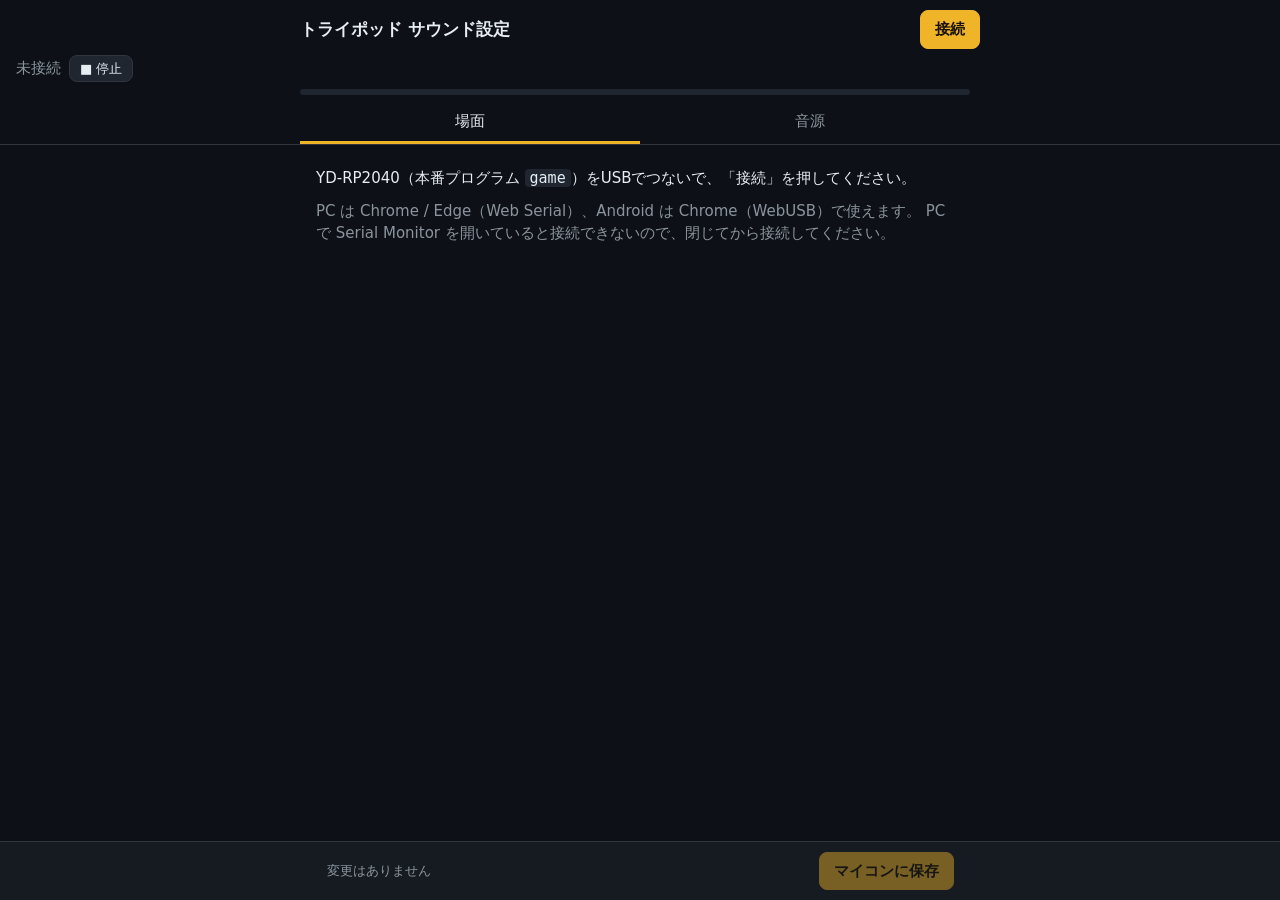
<file: web/index.html>
<!doctype html>
<html lang="ja">
<head>
  <meta charset="utf-8">
  <meta name="viewport" content="width=device-width, initial-scale=1, viewport-fit=cover">
  <title>トライポッド サウンド設定</title>
  <meta name="theme-color" content="#0d1117">
  <link rel="manifest" href="manifest.webmanifest">
  <link rel="icon" href="icons/icon-192.png">
  <link rel="apple-touch-icon" href="icons/icon-192.png">
  <link rel="stylesheet" href="css/style.css">
</head>
<body>
  <header>
    <div class="row">
      <h1>トライポッド サウンド設定</h1>
      <button id="connect" class="primary">接続</button>
    </div>
    <div class="row status">
      <span id="link-status" class="dim">未接続</span>
      <span id="scene" class="scene" hidden></span>
      <button id="stop" class="small" hidden title="試聴をやめる">■ 停止</button>
    </div>
    <div id="storage" class="storage" hidden>
      <div class="bar"><div id="storage-used"></div></div>
      <span id="storage-text" class="dim"></span>
    </div>
    <nav class="tabs" hidden>
      <button data-tab="scenes" class="active">場面</button>
      <button data-tab="sounds">音源</button>
    </nav>
  </header>

  <main>
    <section id="intro" class="intro">
      <p>YD-RP2040（本番プログラム <code>game</code>）をUSBでつないで、「接続」を押してください。</p>
      <p class="dim">PC は Chrome / Edge（Web Serial）、Android は Chrome（WebUSB）で使えます。
        PC で Serial Monitor を開いていると接続できないので、閉じてから接続してください。</p>
      <p id="unsupported" class="warn" hidden>このブラウザは USB シリアルに対応していません。Chrome か Edge を使ってください。</p>
    </section>

    <section id="tab-scenes" hidden>
      <p class="dim hint">場面ごとに鳴らす音を選びます。候補を2つ以上入れると、鳴るたびにランダムに選びます（前回と同じものは避けます）。</p>
      <div id="slot-list"></div>
    </section>

    <section id="tab-sounds" hidden>
      <div id="drop" class="drop">
        <p>音のファイル（MP3・WAV など）をここにドラッグ＆ドロップ</p>
        <div class="row center">
          <label class="button">ファイルを選ぶ<input id="pick-files" type="file" accept=".mp3,.wav,.m4a,.aac,.ogg,.oga,.opus,.flac,audio/*" multiple hidden></label>
          <label class="button">フォルダごと選ぶ<input id="pick-dir" type="file" webkitdirectory multiple hidden></label>
        </div>
        <p class="dim">30秒以下のものは WAV に変換して送ります（どの場面でも使えます）。それより長い MP3 はそのまま送り、BGM の場面だけで使えます。マイコンは MP3 を同時に1つしか鳴らせないためです。</p>
        <p class="dim">転送中はマイコンの音が止まります。同じ名前のファイルは上書きします。</p>
      </div>
      <div id="upload-list"></div>
      <h2>マイコンに入っている音源</h2>
      <div id="file-list"></div>
    </section>
  </main>

  <footer id="save-bar" hidden>
    <span id="save-msg" class="dim">変更はありません</span>
    <button id="save" class="primary" disabled>マイコンに保存</button>
  </footer>

  <div id="toast" class="toast" hidden></div>

  <script type="module" src="js/app.js"></script>
</body>
</html>
</file>
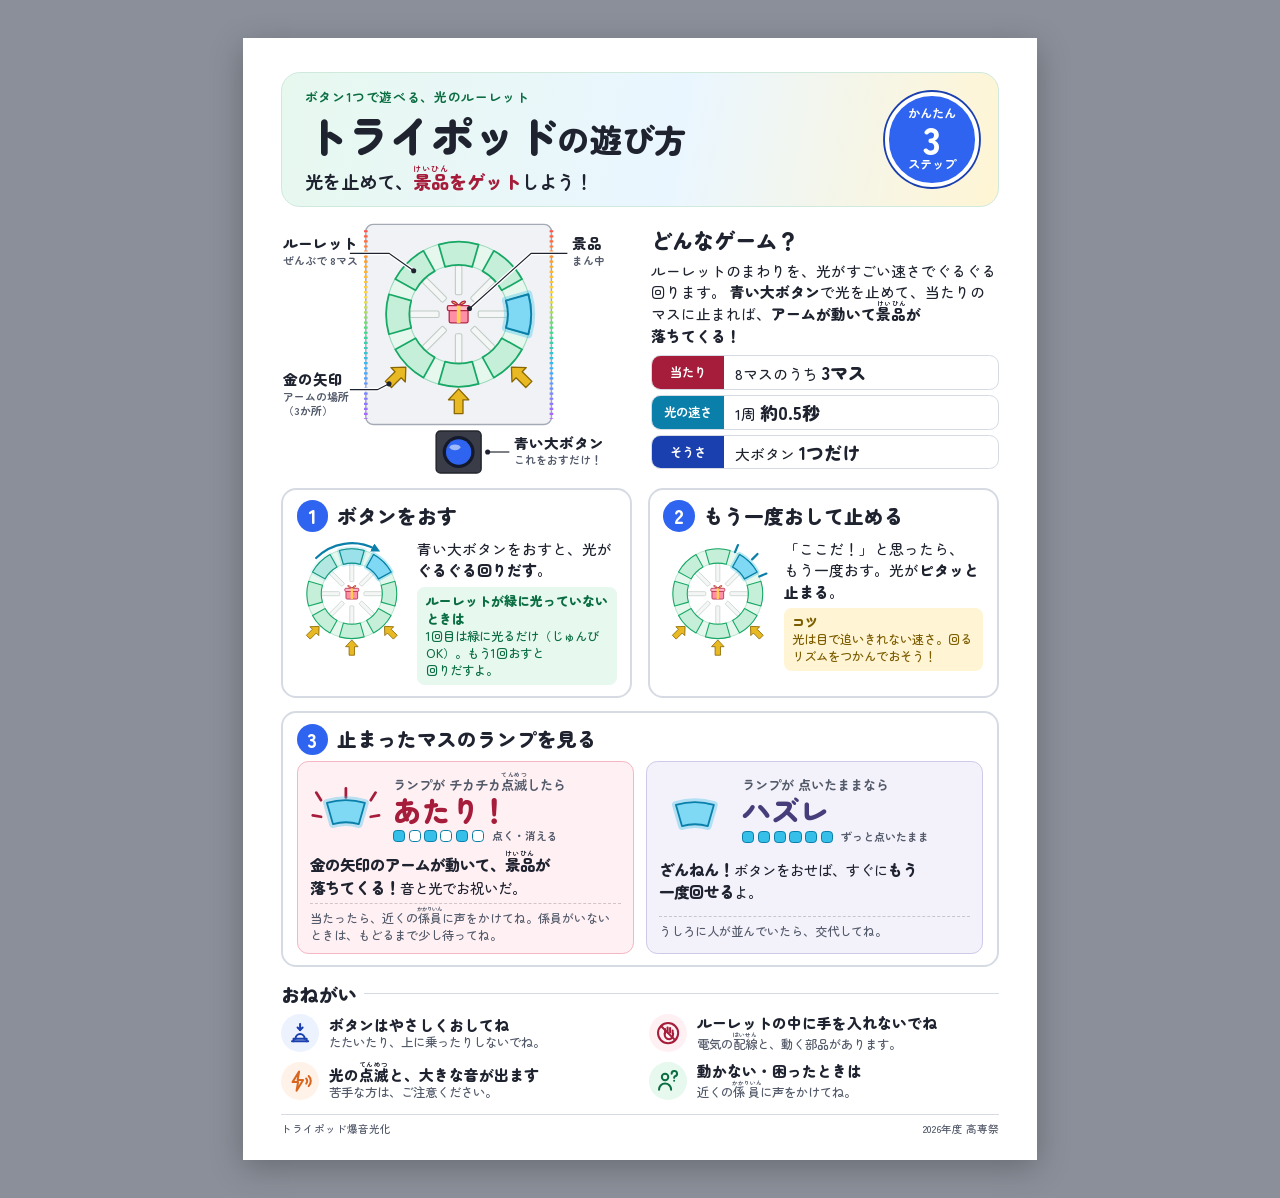
<file: 遊び方/遊び方_A4.html>
<!doctype html>
<html lang="ja">
<head>
<meta charset="utf-8">
<meta name="viewport" content="width=device-width, initial-scale=1">
<title>トライポッドの遊び方</title>
<!--
  来場者向けの遊び方シート（A4 縦 1 枚）。筐体の近くに置く。
  印刷用の PDF は 遊び方_A4.pdf。この HTML を直したら PDF も作り直す：
  Chrome / Edge で開いて印刷 → 送信先「PDF に保存」、用紙 A4、余白「なし」、「背景のグラフィック」にチェック。
-->
<link rel="preconnect" href="https://fonts.googleapis.com">
<link rel="preconnect" href="https://fonts.gstatic.com" crossorigin>
<link href="https://fonts.googleapis.com/css2?family=Zen+Maru+Gothic:wght@500;700;900&display=swap" rel="stylesheet">
<style>
  @page { size: A4; margin: 0; }

  :root {
    --ink: #1f2330;
    --muted: #535a6a;
    --line: #d6dbe3;
    --paper: #ffffff;
    --green: #17a865;
    --green-deep: #0b6e42;
    --green-tint: #e7f8ef;
    --cyan: #36bfe9;
    --cyan-deep: #0a7fa9;
    --gold: #e8b923;
    --gold-deep: #7d5d00;
    --gold-tint: #fff5d4;
    --blue: #2e64f0;
    --blue-deep: #1a3fae;
    --blue-tint: #edf2ff;
    --hit: #e2405e;
    --hit-deep: #a51d3a;
    --hit-tint: #fff0f3;
    --miss: #6f66a3;
    --miss-deep: #463e7a;
    --miss-tint: #f3f1fa;
    --warn: #d9661f;
    --warn-tint: #fff2e8;
  }

  * { box-sizing: border-box; margin: 0; padding: 0; }

  html { background: #8a8f99; }
  body {
    background: #8a8f99;
    color: var(--ink);
    font-family: "Zen Maru Gothic", "Hiragino Maru Gothic ProN", "BIZ UDPGothic", "Meiryo", sans-serif;
    font-weight: 500;
    line-height: 1.45;
    font-feature-settings: "palt" 1;
    word-break: auto-phrase;
    -webkit-print-color-adjust: exact;
    print-color-adjust: exact;
  }

  .sheet {
    width: 210mm;
    height: 297mm;
    margin: 10mm auto;
    padding: 9mm 10mm 7mm;
    background: var(--paper);
    box-shadow: 0 2mm 8mm rgba(0, 0, 0, .25);
    display: flex;
    flex-direction: column;
    gap: 3.4mm;
    overflow: hidden;
  }

  @media print {
    html, body { background: var(--paper); }
    .sheet { margin: 0; box-shadow: none; }
  }

  ruby rt { font-size: .45em; font-weight: 700; letter-spacing: 0; }
  b { font-weight: 900; }

  /* ---- 見出し ---- */
  .hero {
    display: flex;
    align-items: center;
    justify-content: space-between;
    gap: 6mm;
    padding: 3mm 5mm 3mm 6mm;
    border-radius: 5mm;
    background: linear-gradient(100deg, var(--green-tint) 0%, #eaf6ff 55%, var(--gold-tint) 100%);
    border: .5mm solid #cfe9dc;
  }
  .eyebrow {
    display: inline-block;
    font-size: 3.4mm;
    font-weight: 700;
    color: var(--green-deep);
    letter-spacing: .05em;
  }
  h1 {
    font-size: 11.5mm;
    font-weight: 900;
    line-height: 1.15;
    letter-spacing: -.02em;
    margin: .6mm 0 1.2mm;
  }
  h1 .sub { font-size: 8.6mm; }
  .lead { font-size: 4.8mm; font-weight: 700; }
  .lead b { color: var(--hit-deep); }
  .badge {
    flex: none;
    width: 25mm;
    height: 25mm;
    border-radius: 50%;
    background: var(--blue);
    color: #fff;
    display: flex;
    flex-direction: column;
    align-items: center;
    justify-content: center;
    line-height: 1.05;
    border: 1.2mm solid #fff;
    box-shadow: 0 0 0 .5mm var(--blue-deep);
  }
  .badge span { font-size: 3.3mm; font-weight: 700; }
  .badge b { font-size: 10mm; line-height: 1; }

  /* ---- どんなゲーム？ ---- */
  .overview {
    display: grid;
    grid-template-columns: 94mm 1fr;
    gap: 4mm;
    align-items: center;
  }
  .machine { width: 94mm; height: auto; display: block; }
  .about h2 {
    font-size: 5.6mm;
    font-weight: 900;
    margin-bottom: 1.2mm;
  }
  .about p { font-size: 3.9mm; margin-bottom: 2.4mm; }
  .facts { display: grid; gap: 1.5mm; }
  .facts div {
    display: grid;
    grid-template-columns: 19mm 1fr;
    align-items: center;
    border: .4mm solid var(--line);
    border-radius: 2.5mm;
    overflow: hidden;
  }
  .facts dt {
    align-self: stretch;
    display: flex;
    align-items: center;
    justify-content: center;
    background: var(--ink);
    color: #fff;
    font-size: 3.3mm;
    font-weight: 700;
    padding: 1.2mm 0;
  }
  .facts dd { font-size: 3.9mm; padding: .8mm 3mm; }
  .facts dd b { font-size: 4.8mm; }
  .facts .f-hit dt { background: var(--hit-deep); }
  .facts .f-speed dt { background: var(--cyan-deep); }
  .facts .f-btn dt { background: var(--blue-deep); }

  /* ---- ステップ ---- */
  .steps { display: grid; grid-template-columns: 1fr 1fr; gap: 4mm; }
  .step, .result {
    border: .6mm solid var(--line);
    border-radius: 4mm;
    padding: 2.8mm 3.6mm 3mm;
  }
  .step-head, .result-head {
    display: flex;
    align-items: center;
    gap: 2.4mm;
    margin-bottom: 1.6mm;
  }
  .num {
    flex: none;
    width: 8.4mm;
    height: 8.4mm;
    border-radius: 50%;
    background: var(--blue);
    color: #fff;
    font-size: 5.2mm;
    font-weight: 900;
    display: flex;
    align-items: center;
    justify-content: center;
    line-height: 1;
  }
  .step h3, .result h3 { font-size: 5.2mm; font-weight: 900; line-height: 1.25; }
  .step-body { display: grid; grid-template-columns: 29mm 1fr; gap: 3mm; align-items: start; }
  .mini { width: 29mm; height: auto; display: block; }
  .step-body p { font-size: 3.9mm; }
  .step-body p + p { margin-top: 1.6mm; }
  .note {
    font-size: 3.3mm !important;
    line-height: 1.4;
    border-radius: 2mm;
    padding: 1.3mm 2.2mm;
  }
  .note b { display: block; font-size: 3.4mm; }
  .note-green { background: var(--green-tint); color: var(--green-deep); }
  .note-gold { background: var(--gold-tint); color: var(--gold-deep); }

  /* ---- 結果 ---- */
  .result-grid { display: grid; grid-template-columns: 1fr 1fr; gap: 3mm; }
  .res {
    border-radius: 3mm;
    padding: 2.2mm 3.2mm 2.4mm;
    display: grid;
    grid-template-columns: 19mm 1fr;
    column-gap: 3mm;
    row-gap: 1.2mm;
    align-items: center;
  }
  .res.hit { background: var(--hit-tint); border: .5mm solid #f5b5c2; }
  .res.miss { background: var(--miss-tint); border: .5mm solid #cfc9e8; }
  .lamp { width: 19mm; height: auto; display: block; }
  .res .if { font-size: 3.5mm; font-weight: 700; color: var(--muted); }
  .res .verdict { font-size: 7.6mm; font-weight: 900; line-height: 1.1; }
  .res.hit .verdict { color: var(--hit-deep); }
  .res.miss .verdict { color: var(--miss-deep); }
  .beat { display: flex; align-items: center; gap: 1mm; margin-top: .8mm; }
  .beat i {
    width: 3.2mm;
    height: 3.2mm;
    border-radius: 1mm;
    border: .45mm solid var(--cyan-deep);
    background: #fff;
  }
  .beat i.on { background: var(--cyan); }
  .beat small { font-size: 2.9mm; color: var(--muted); margin-left: 1mm; font-weight: 700; }
  .res .then { grid-column: 1 / -1; font-size: 3.8mm; }
  .res .then b { font-size: 4.1mm; }
  .res .aside {
    grid-column: 1 / -1;
    font-size: 3.2mm;
    color: var(--muted);
    border-top: .35mm dashed rgba(0, 0, 0, .18);
    padding-top: 1.2mm;
  }

  /* ---- おねがい ---- */
  .rules h2 {
    font-size: 5mm;
    font-weight: 900;
    margin-bottom: 1.6mm;
    display: flex;
    align-items: center;
    gap: 2mm;
  }
  .rules h2::after { content: ""; flex: 1; height: .5mm; background: var(--line); }
  .rules ul { list-style: none; display: grid; grid-template-columns: 1fr 1fr; gap: 2mm 5mm; }
  .rules li { display: grid; grid-template-columns: 10mm 1fr; gap: 2.6mm; align-items: center; }
  .icon {
    width: 10mm;
    height: 10mm;
    border-radius: 50%;
    display: flex;
    align-items: center;
    justify-content: center;
  }
  .icon svg { width: 6.4mm; height: 6.4mm; fill: none; stroke: currentColor; stroke-width: 2; stroke-linecap: round; stroke-linejoin: round; }
  .i-blue { background: var(--blue-tint); color: var(--blue-deep); }
  .i-red { background: var(--hit-tint); color: var(--hit-deep); }
  .i-warn { background: var(--warn-tint); color: var(--warn); }
  .i-green { background: var(--green-tint); color: var(--green-deep); }
  .rules strong { display: block; font-size: 3.9mm; font-weight: 900; line-height: 1.3; }
  .rules span { display: block; font-size: 3.3mm; color: var(--muted); line-height: 1.35; }

  footer {
    margin-top: auto;
    display: flex;
    justify-content: space-between;
    font-size: 2.8mm;
    color: var(--muted);
    border-top: .3mm solid var(--line);
    padding-top: 1.6mm;
  }

  /* SVG の文字 */
  .lbl { font-family: inherit; font-weight: 900; fill: var(--ink); }
  .lbl-sub { font-family: inherit; font-weight: 700; fill: var(--muted); }
  .leader { stroke: var(--ink); stroke-width: 1.6; fill: none; }
  .halo { stroke: #fff; stroke-width: 5; fill: none; }
</style>
</head>
<body>

<!-- ルーレットの部品（下の図で使い回す） -->
<svg width="0" height="0" style="position:absolute" aria-hidden="true" focusable="false">
  <defs>
    <!-- 1 マス（真上の位置）。外径 100、内径 68 -->
    <path id="cell" d="M -27.56 -96.13 A 100 100 0 0 1 27.56 -96.13 L 18.74 -65.37 A 68 68 0 0 0 -18.74 -65.37 Z"/>
    <rect id="spoke" x="-4.5" y="-67" width="9" height="40" rx="2"/>
    <!-- 金の矢印（真下、中心向き） -->
    <path id="arrow" d="M 0 103 L 14 118 L 6 118 L 6 137 L -6 137 L -6 118 L -14 118 Z"/>
    <marker id="ah" viewBox="0 0 10 10" refX="4" refY="5" markerWidth="4" markerHeight="4" orient="auto">
      <path d="M0 0 L10 5 L0 10 Z" fill="#0a7fa9"/>
    </marker>

    <g id="ring">
      <g fill="#f5f7f6" stroke="#bfccc5" stroke-width="1.5">
        <use href="#spoke"/>
        <use href="#spoke" transform="rotate(45)"/>
        <use href="#spoke" transform="rotate(90)"/>
        <use href="#spoke" transform="rotate(135)"/>
        <use href="#spoke" transform="rotate(180)"/>
        <use href="#spoke" transform="rotate(225)"/>
        <use href="#spoke" transform="rotate(270)"/>
        <use href="#spoke" transform="rotate(315)"/>
      </g>
      <circle r="84" fill="none" stroke="#e6f7ee" stroke-width="32"/>
      <circle r="100" fill="none" stroke="#9ad9bb" stroke-width="1.5"/>
      <circle r="68" fill="none" stroke="#9ad9bb" stroke-width="1.5"/>
      <g fill="#c6efda" stroke="#17a865" stroke-width="2.4" stroke-linejoin="round">
        <use href="#cell"/>
        <use href="#cell" transform="rotate(45)"/>
        <use href="#cell" transform="rotate(90)"/>
        <use href="#cell" transform="rotate(135)"/>
        <use href="#cell" transform="rotate(180)"/>
        <use href="#cell" transform="rotate(225)"/>
        <use href="#cell" transform="rotate(270)"/>
        <use href="#cell" transform="rotate(315)"/>
      </g>
      <g fill="#e8b923" stroke="#8a6700" stroke-width="1.8" stroke-linejoin="round">
        <use href="#arrow"/>
        <use href="#arrow" transform="rotate(45)"/>
        <use href="#arrow" transform="rotate(-45)"/>
      </g>
      <!-- 景品 -->
      <g stroke="#b3294a" stroke-width="1.8" stroke-linejoin="round">
        <path d="M 0 -12 C -7 -23 -17 -17 0 -12 Z M 0 -12 C 7 -23 17 -17 0 -12 Z" fill="#ffd34d"/>
        <rect x="-13" y="-6" width="26" height="18" rx="2.5" fill="#ff8fa6"/>
        <rect x="-15.5" y="-12" width="31" height="7" rx="2" fill="#ffb7c6"/>
        <path d="M 0 -12 V 12" stroke="#ffd34d" stroke-width="5"/>
      </g>
    </g>

    <!-- 光っているマス（水色） -->
    <g id="lit">
      <use href="#cell" fill="none" stroke="#36bfe9" stroke-width="11" stroke-opacity=".35" stroke-linejoin="round"/>
      <use href="#cell" fill="#7fd9f5" stroke="#0a7fa9" stroke-width="2.6" stroke-linejoin="round"/>
    </g>

    <linearGradient id="rainbow" gradientUnits="userSpaceOnUse" x1="0" y1="-118" x2="0" y2="146">
      <stop offset="0" stop-color="#ff4d4d"/>
      <stop offset=".18" stop-color="#ffa62b"/>
      <stop offset=".36" stop-color="#ffe14d"/>
      <stop offset=".54" stop-color="#3ddc84"/>
      <stop offset=".72" stop-color="#3bb3ff"/>
      <stop offset="1" stop-color="#b45cff"/>
    </linearGradient>
  </defs>
</svg>

<main class="sheet">

  <header class="hero">
    <div>
      <p class="eyebrow">ボタン1つで遊べる、光のルーレット</p>
      <h1>トライポッド<span class="sub">の遊び方</span></h1>
      <p class="lead">光を止めて、<b><ruby>景品<rt>けいひん</rt></ruby>をゲット</b>しよう！</p>
    </div>
    <div class="badge" aria-label="かんたん3ステップ"><span>かんたん</span><b>3</b><span>ステップ</span></div>
  </header>

  <section class="overview">
    <svg class="machine" viewBox="-245 -130 490 352" role="img"
         aria-label="上から見た図。8マスのルーレットの手前に金の矢印が3つあり、まん中に景品、台の手前に青い大ボタンがある">
      <rect x="-128" y="-124" width="256" height="276" rx="10" fill="#f1f2f5" stroke="#a3aab6" stroke-width="2"/>
      <line x1="-128" y1="-116" x2="-128" y2="144" stroke="url(#rainbow)" stroke-width="5" stroke-dasharray="3 4"/>
      <line x1="128" y1="-116" x2="128" y2="144" stroke="url(#rainbow)" stroke-width="5" stroke-dasharray="3 4"/>
      <use href="#ring"/>
      <use href="#lit" transform="rotate(90)"/>

      <!-- 青い大ボタン -->
      <g transform="translate(0 190)">
        <rect x="-31" y="-29" width="62" height="58" rx="6" fill="#3a3d47" stroke="#22242b" stroke-width="2"/>
        <circle r="22" fill="#141a2b"/>
        <circle r="17.5" fill="#2e64f0"/>
        <ellipse cx="-5" cy="-6.5" rx="7.5" ry="4" fill="#fff" opacity=".55"/>
      </g>

      <!-- 説明の線 -->
      <path class="halo" d="M -150 -84 L -96 -84 L -62 -60"/>
      <path class="leader" d="M -150 -84 L -96 -84 L -62 -60"/>
      <circle cx="-62" cy="-60" r="3.5" fill="#1f2330"/>
      <text class="lbl" x="-242" y="-90" font-size="20">ルーレット</text>
      <text class="lbl-sub" x="-242" y="-68" font-size="15">ぜんぶで 8マス</text>

      <path class="halo" d="M 150 -84 L 100 -84 L 15 -8"/>
      <path class="leader" d="M 150 -84 L 100 -84 L 15 -8"/>
      <circle cx="15" cy="-8" r="3.5" fill="#1f2330"/>
      <text class="lbl" x="156" y="-90" font-size="20">景品</text>
      <text class="lbl-sub" x="156" y="-68" font-size="15">まん中</text>

      <path class="halo" d="M -150 104 L -112 104 L -96 96"/>
      <path class="leader" d="M -150 104 L -112 104 L -96 96"/>
      <circle cx="-96" cy="96" r="3.5" fill="#1f2330"/>
      <text class="lbl" x="-242" y="98" font-size="20">金の矢印</text>
      <text class="lbl-sub" x="-242" y="120" font-size="15">アームの場所</text>
      <text class="lbl-sub" x="-242" y="139" font-size="15">（3か所）</text>

      <path class="leader" d="M 40 190 L 70 190"/>
      <circle cx="40" cy="190" r="3.5" fill="#1f2330"/>
      <text class="lbl" x="76" y="186" font-size="20">青い大ボタン</text>
      <text class="lbl-sub" x="76" y="207" font-size="15">これをおすだけ！</text>
    </svg>

    <div class="about">
      <h2>どんなゲーム？</h2>
      <p>ルーレットのまわりを、光がすごい速さでぐるぐる回ります。
        <b>青い大ボタン</b>で光を止めて、当たりのマスに止まれば、<b>アームが動いて<ruby>景品<rt>けいひん</rt></ruby>が落ちてくる！</b></p>
      <dl class="facts">
        <div class="f-hit"><dt>当たり</dt><dd>8マスのうち <b>3マス</b></dd></div>
        <div class="f-speed"><dt>光の速さ</dt><dd>1周 <b>約0.5秒</b></dd></div>
        <div class="f-btn"><dt>そうさ</dt><dd>大ボタン <b>1つだけ</b></dd></div>
      </dl>
    </div>
  </section>

  <section class="steps">
    <article class="step">
      <div class="step-head"><div class="num">1</div><h3>ボタンをおす</h3></div>
      <div class="step-body">
        <svg class="mini" viewBox="-122 -124 244 266" role="img" aria-label="光がルーレットを回っている図">
          <use href="#ring"/>
          <use href="#lit" transform="rotate(-45)" opacity=".28"/>
          <use href="#lit" transform="rotate(0)" opacity=".6"/>
          <use href="#lit" transform="rotate(45)"/>
          <path d="M -79.4 -79.4 A 112.3 112.3 0 0 1 52.5 -99.3" fill="none" stroke="#0a7fa9" stroke-width="5" stroke-linecap="round" marker-end="url(#ah)"/>
        </svg>
        <div>
          <p>青い大ボタンをおすと、光が<b>ぐるぐる回りだす</b>。</p>
          <p class="note note-green"><b>ルーレットが緑に光っていないときは</b>1回目は緑に光るだけ（じゅんびOK）。もう1回おすと回りだすよ。</p>
        </div>
      </div>
    </article>

    <article class="step">
      <div class="step-head"><div class="num">2</div><h3>もう一度おして止める</h3></div>
      <div class="step-body">
        <svg class="mini" viewBox="-122 -124 244 266" role="img" aria-label="光が1マスで止まった図">
          <use href="#ring"/>
          <use href="#lit" transform="rotate(45)"/>
          <g stroke="#0a7fa9" stroke-width="5" stroke-linecap="round">
            <line x1="38.3" y1="-92.4" x2="44.8" y2="-108.2"/>
            <line x1="76.4" y1="-76.4" x2="88.4" y2="-88.4"/>
            <line x1="92.4" y1="-38.3" x2="108.2" y2="-44.8"/>
          </g>
        </svg>
        <div>
          <p>「ここだ！」と思ったら、もう一度おす。光が<b>ピタッと止まる</b>。</p>
          <p class="note note-gold"><b>コツ</b>光は目で追いきれない速さ。回るリズムをつかんでおそう！</p>
        </div>
      </div>
    </article>
  </section>

  <section class="result">
    <div class="result-head"><div class="num">3</div><h3>止まったマスのランプを見る</h3></div>
    <div class="result-grid">
      <div class="res hit">
        <svg class="lamp" viewBox="-52 -122 104 66" role="img" aria-label="ランプが点滅している図">
          <g stroke="#a51d3a" stroke-width="4" stroke-linecap="round">
            <line x1="0" y1="-104" x2="0" y2="-117"/>
            <line x1="-36" y1="-100" x2="-43" y2="-111"/>
            <line x1="36" y1="-100" x2="43" y2="-111"/>
            <line x1="-36" y1="-76" x2="-48" y2="-78"/>
            <line x1="36" y1="-76" x2="48" y2="-78"/>
          </g>
          <use href="#lit"/>
        </svg>
        <div>
          <div class="if">ランプが チカチカ<ruby>点滅<rt>てんめつ</rt></ruby>したら</div>
          <div class="verdict">あたり！</div>
          <div class="beat"><i class="on"></i><i></i><i class="on"></i><i></i><i class="on"></i><i></i><small>点く・消える</small></div>
        </div>
        <p class="then"><b>金の矢印のアームが動いて、<ruby>景品<rt>けいひん</rt></ruby>が落ちてくる！</b>音と光でお祝いだ。</p>
        <p class="aside">当たったら、近くの<ruby>係員<rt>かかりいん</rt></ruby>に声をかけてね。係員がいないときは、もどるまで少し待ってね。</p>
      </div>

      <div class="res miss">
        <svg class="lamp" viewBox="-52 -122 104 66" role="img" aria-label="ランプが点いたままの図">
          <use href="#lit"/>
        </svg>
        <div>
          <div class="if">ランプが 点いたままなら</div>
          <div class="verdict">ハズレ</div>
          <div class="beat"><i class="on"></i><i class="on"></i><i class="on"></i><i class="on"></i><i class="on"></i><i class="on"></i><small>ずっと点いたまま</small></div>
        </div>
        <p class="then"><b>ざんねん！</b>ボタンをおせば、すぐに<b>もう一度回せる</b>よ。</p>
        <p class="aside">うしろに人が並んでいたら、交代してね。</p>
      </div>
    </div>
  </section>

  <section class="rules">
    <h2>おねがい</h2>
    <ul>
      <li>
        <div class="icon i-blue"><svg viewBox="0 0 24 24"><path d="M4 20h16"/><path d="M5.5 20v-2.5h13V20"/><path d="M7.5 17.5a4.5 4.5 0 0 1 9 0"/><path d="M12 3v6"/><path d="M9.5 6.5 12 9l2.5-2.5"/></svg></div>
        <div><strong>ボタンはやさしくおしてね</strong><span>たたいたり、上に乗ったりしないでね。</span></div>
      </li>
      <li>
        <div class="icon i-red"><svg viewBox="0 0 24 24"><path d="M9 12.5V8"/><path d="M11.5 11.5V6.5"/><path d="M14 11.5V7"/><path d="M16.5 12.5v-3"/><path d="M8.5 12.5c0 3.5 1.5 5.5 4.5 5.5s4-2 4-5.5"/><circle cx="12" cy="12" r="10"/><path d="m5 5 14 14"/></svg></div>
        <div><strong>ルーレットの中に手を入れないでね</strong><span>電気の<ruby>配線<rt>はいせん</rt></ruby>と、動く部品があります。</span></div>
      </li>
      <li>
        <div class="icon i-warn"><svg viewBox="0 0 24 24"><path d="M11 2.5 4.5 13H10l-1.5 8.5L15 11H9.5z"/><path d="M18 9.5a3.5 3.5 0 0 1 0 5"/><path d="M20.5 7a7 7 0 0 1 0 10"/></svg></div>
        <div><strong>光の<ruby>点滅<rt>てんめつ</rt></ruby>と、大きな音が出ます</strong><span>苦手な方は、ご注意ください。</span></div>
      </li>
      <li>
        <div class="icon i-green"><svg viewBox="0 0 24 24"><circle cx="9" cy="8" r="3.2"/><path d="M3 20.5c0-3.6 2.7-6.2 6-6.2s6 2.6 6 6.2"/><path d="M15.5 4.6a2.7 2.7 0 1 1 3.4 2.6c-.7.3-.9.8-.9 1.6"/><path d="M18 11.6v.1"/></svg></div>
        <div><strong>動かない・困ったときは</strong><span>近くの<ruby>係員<rt>かかりいん</rt></ruby>に声をかけてね。</span></div>
      </li>
    </ul>
  </section>

  <footer>
    <span>トライポッド爆音光化</span>
    <span>2026年度 高専祭</span>
  </footer>

</main>
</body>
</html>
</file>
<file: web/css/style.css>
:root {
  --bg: #0d1117;
  --panel: #161b22;
  --panel2: #1f2630;
  --line: #30363d;
  --text: #e6edf3;
  --dim: #8b949e;
  --accent: #f0b429;
  --accent-text: #1a1200;
  --ok: #3fb950;
  --warn: #f85149;
  --bgm: #58a6ff;
  color-scheme: dark;
}

* { box-sizing: border-box; }

body {
  margin: 0;
  background: var(--bg);
  color: var(--text);
  font: 15px/1.5 system-ui, -apple-system, "Segoe UI", "Hiragino Sans", "Noto Sans JP", sans-serif;
  padding-bottom: calc(72px + env(safe-area-inset-bottom, 0px));
}

header {
  position: sticky;
  top: 0;
  z-index: 10;
  background: var(--bg);
  border-bottom: 1px solid var(--line);
  padding: calc(10px + env(safe-area-inset-top, 0px)) 16px 0;
}

main, header > * { max-width: 680px; margin-inline: auto; }
main { padding: 12px 16px; }

h1 { font-size: 17px; margin: 0; flex: 1; }
h2 { font-size: 15px; margin: 20px 0 8px; color: var(--dim); }

.row { display: flex; align-items: center; gap: 8px; flex-wrap: wrap; }
.row.center { justify-content: center; }
.status { margin: 6px 0; min-height: 28px; }
.dim { color: var(--dim); }
.warn { color: var(--warn); }
.hint { font-size: 13px; margin: 4px 0 12px; }

button, .button {
  font: inherit;
  color: var(--text);
  background: var(--panel2);
  border: 1px solid var(--line);
  border-radius: 8px;
  padding: 7px 14px;
  cursor: pointer;
  display: inline-block;
}
button:disabled { opacity: 0.45; cursor: default; }
button.primary { background: var(--accent); color: var(--accent-text); border-color: var(--accent); font-weight: 600; }
button.small { padding: 3px 10px; font-size: 13px; }
button.icon { padding: 4px 10px; min-width: 38px; }
button.danger { color: var(--warn); }

.scene {
  background: var(--panel2);
  border: 1px solid var(--line);
  border-radius: 999px;
  padding: 1px 10px;
  font-size: 13px;
}

.storage { display: flex; align-items: center; gap: 10px; font-size: 12px; margin-bottom: 6px; }
.storage .bar { flex: 1; height: 6px; background: var(--panel2); border-radius: 3px; overflow: hidden; }
.storage .bar div { height: 100%; background: var(--bgm); width: 0; }

.tabs { display: flex; gap: 0; }
.tabs button {
  flex: 1;
  background: none;
  border: none;
  border-bottom: 3px solid transparent;
  border-radius: 0;
  padding: 9px 0;
  color: var(--dim);
}
.tabs button.active { color: var(--text); border-bottom-color: var(--accent); }

.intro p { margin: 10px 0; }
code { background: var(--panel2); padding: 0 5px; border-radius: 4px; }

/* 場面のカード */
.slot {
  background: var(--panel);
  border: 1px solid var(--line);
  border-radius: 12px;
  padding: 10px 12px;
  margin-bottom: 12px;
}
.slot.now { border-color: var(--accent); box-shadow: 0 0 0 1px var(--accent) inset; }
.slot-head { display: flex; align-items: center; gap: 8px; flex-wrap: wrap; margin-bottom: 6px; }
.slot-head .name { font-weight: 600; flex: 1; }
.tag { font-size: 11px; padding: 1px 7px; border-radius: 999px; border: 1px solid var(--line); color: var(--dim); }
.tag.bgm { color: var(--bgm); border-color: var(--bgm); }
.tag.random { color: var(--accent); border-color: var(--accent); }
.tag.now { background: var(--accent); color: var(--accent-text); border-color: var(--accent); }
.empty { color: var(--dim); font-size: 13px; padding: 4px 0; }
.mode-opt { display: flex; gap: 10px; align-items: flex-start; padding: 6px 0; cursor: pointer; }
.mode-opt input { margin-top: 3px; accent-color: var(--accent); }
.mode-opt > span { display: flex; flex-direction: column; gap: 2px; }
.mode-opt .dim { font-size: 13px; }

.cand {
  display: grid;
  grid-template-columns: 1fr auto auto;
  grid-template-areas: "src play del" "vol vol vol";
  gap: 4px 6px;
  align-items: center;
  padding: 8px 0;
  border-top: 1px solid var(--line);
}
.cand select { grid-area: src; min-width: 0; }
.cand .play { grid-area: play; }
.cand .del { grid-area: del; }
.cand .vol { grid-area: vol; display: flex; align-items: center; gap: 8px; font-size: 13px; color: var(--dim); }
.cand .vol input { flex: 1; accent-color: var(--accent); }
.cand .vol span { width: 3.2em; text-align: right; }
.cand.missing select { border-color: var(--warn); color: var(--warn); }
@media (min-width: 560px) {
  .cand { grid-template-columns: minmax(0, 1fr) 190px auto auto; grid-template-areas: "src vol play del"; }
}

select {
  font: inherit;
  color: var(--text);
  background: var(--panel2);
  border: 1px solid var(--line);
  border-radius: 8px;
  padding: 6px 8px;
  width: 100%;
}

/* 音源 */
.drop {
  border: 2px dashed var(--line);
  border-radius: 12px;
  padding: 14px;
  text-align: center;
}
.drop.over { border-color: var(--accent); background: var(--panel); }
.drop p { margin: 6px 0; }

.file, .upload {
  display: flex;
  align-items: center;
  gap: 8px;
  padding: 8px 0;
  border-bottom: 1px solid var(--line);
}
.file .name, .upload .name { flex: 1; min-width: 0; overflow-wrap: anywhere; }
.file .size { color: var(--dim); font-size: 13px; white-space: nowrap; }
.file .used { font-size: 11px; color: var(--ok); white-space: nowrap; }
.file .kind { font-size: 11px; color: var(--dim); white-space: nowrap; }
.file .kind.bgm { color: var(--accent); }
.upload .prog { width: 90px; height: 6px; background: var(--panel2); border-radius: 3px; overflow: hidden; flex: none; }
.upload .prog div { height: 100%; background: var(--accent); width: 0; }
.upload .msg { font-size: 12px; width: 5.5em; text-align: right; color: var(--dim); }
.upload.done .msg { color: var(--ok); }
.upload.fail .msg { color: var(--warn); }

footer {
  position: fixed;
  left: 0;
  right: 0;
  bottom: 0;
  background: var(--panel);
  border-top: 1px solid var(--line);
  padding: 10px 16px calc(10px + env(safe-area-inset-bottom, 0px));
  display: flex;
  justify-content: center;
}
footer > * { max-width: 680px; }
footer { gap: 12px; align-items: center; }
footer #save-msg { flex: 1; max-width: 480px; font-size: 13px; }
footer.dirty #save-msg { color: var(--accent); }

.toast {
  position: fixed;
  left: 50%;
  bottom: calc(80px + env(safe-area-inset-bottom, 0px));
  transform: translateX(-50%);
  background: var(--panel2);
  border: 1px solid var(--line);
  border-radius: 10px;
  padding: 8px 14px;
  max-width: calc(100% - 32px);
  z-index: 20;
  box-shadow: 0 4px 16px rgba(0, 0, 0, 0.4);
}
.toast.error { border-color: var(--warn); color: var(--warn); }
</file>
